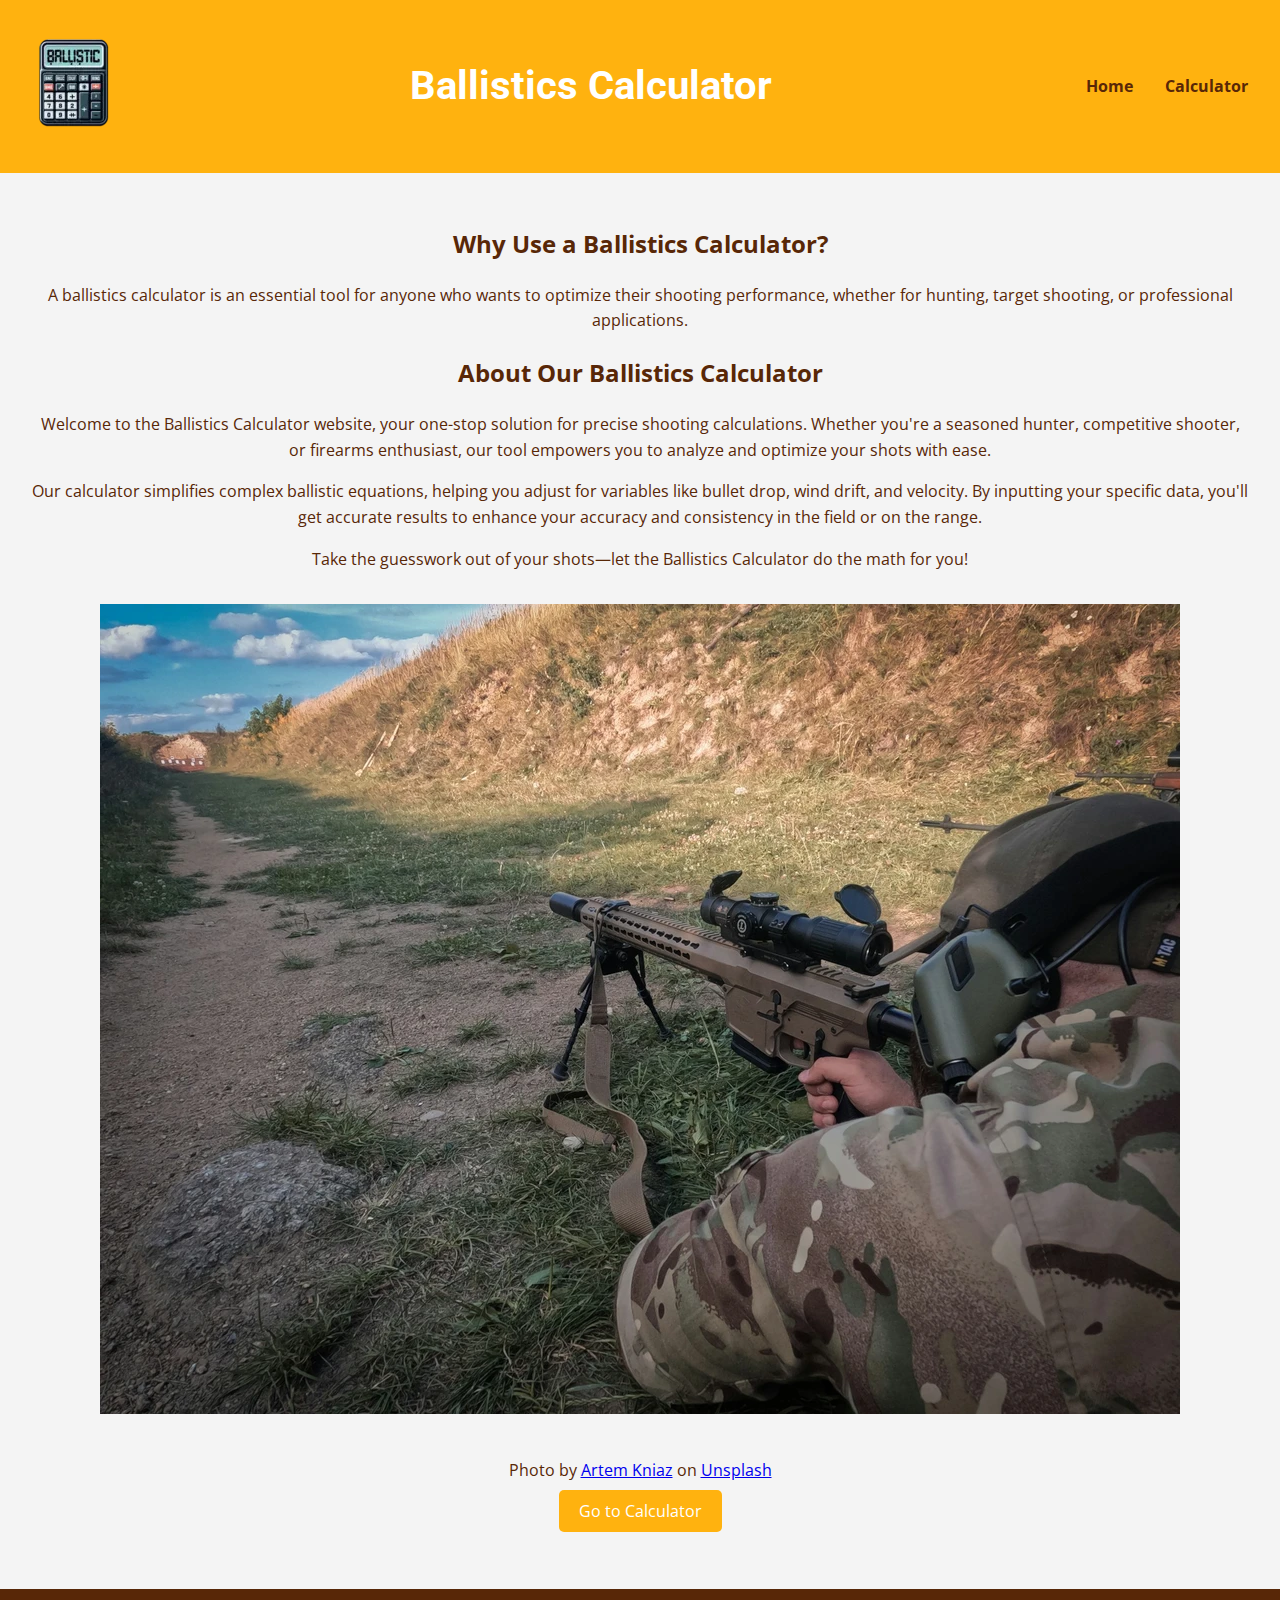
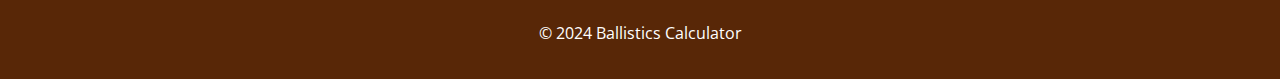
<file: ballistic_calculator/index.html>
<!DOCTYPE html>
<html lang="en">
<head>
    <meta charset="UTF-8">
    <meta name="viewport" content="width=device-width, initial-scale=1.0">
    <title>Ballistics Calculator</title>
    <link rel="stylesheet" href="styles/style.css">
</head>
<body>
    <header>
        <div class="header-container">
            <a id="logo_link" href="index.html">
                <img class="logo" src="images/designer.webp" alt="Ballistic Calculator Logo">
            </a>
            <h1>Ballistics Calculator</h1>
            <nav>
                <ul>
                    <li><a href="index.html">Home</a></li>
                    <li><a href="calculator.html">Calculator</a></li>
                </ul>
            </nav>
        </div>
    </header>
    
    <main>
        <section id="landing-page">
            <h2>Why Use a Ballistics Calculator?</h2>
            <p>
                A ballistics calculator is an essential tool for anyone who wants to optimize their shooting performance, whether for hunting, target shooting, or professional applications.
            </p>
            <h2>About Our Ballistics Calculator</h2>
            <p>
                Welcome to the Ballistics Calculator website, your one-stop solution for precise shooting calculations. Whether you're a seasoned hunter, competitive shooter, or firearms enthusiast, our tool empowers you to analyze and optimize your shots with ease.
            </p>
            <p>
                Our calculator simplifies complex ballistic equations, helping you adjust for variables like bullet drop, wind drift, and velocity. By inputting your specific data, you'll get accurate results to enhance your accuracy and consistency in the field or on the range.
            </p>
            <p>
                Take the guesswork out of your shots—let the Ballistics Calculator do the math for you!
            </p>
            <img src="images/artem-kniaz-496tk5m0RSM-unsplash.webp" alt="Image of a Precision Rifle Shooter">
            <p>Photo by <a href="https://unsplash.com/@artem_kniaz?utm_content=creditCopyText&utm_medium=referral&utm_source=unsplash">Artem Kniaz</a> on <a href="https://unsplash.com/photos/a-motorcycle-that-is-sitting-on-the-side-of-a-mountain-496tk5m0RSM?utm_content=creditCopyText&utm_medium=referral&utm_source=unsplash">Unsplash</a>
            </p>
            <a href="calculator.html" class="button">Go to Calculator</a>
        </section>
    </main>
    
    <footer>
        <p>&copy; 2024 Ballistics Calculator</p>
    </footer>
</body>
</html>
</file>
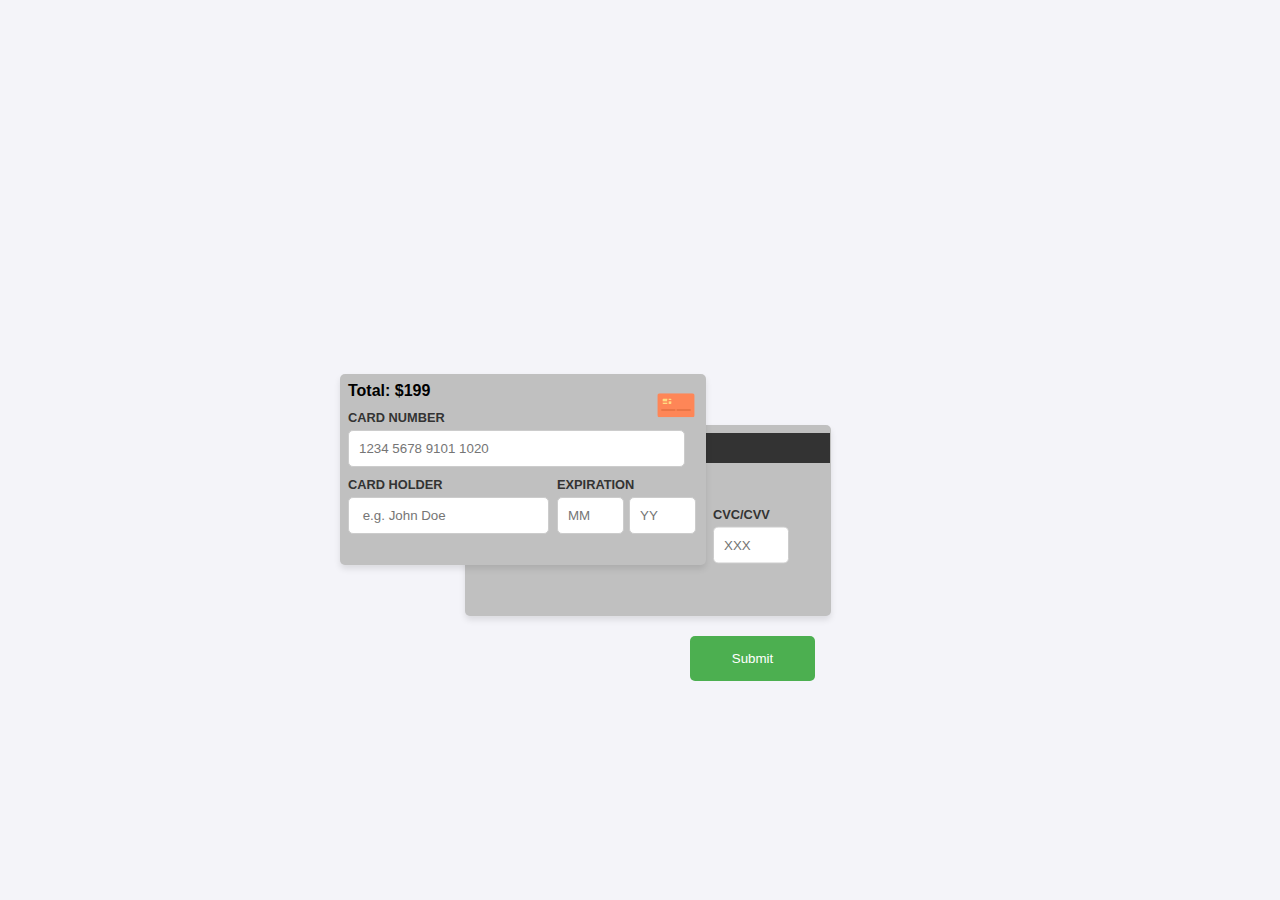
<file: credit_card/index.html>
<!DOCTYPE html>
<html lang="en">
<head>
    <meta charset="UTF-8">
    <meta name="viewport" content="width=device-width, initial-scale=1.0">
    <title>Credit Card Form</title>
    <link rel="stylesheet" href="style.css">
    <link rel="icon" href="favicon.png">
</head>
<body>


    <!-- Credit Card Form -->
    <form class="credit-card-form">
        <!-- Card Front -->
        <div class="card card-front">
            <div class="total-amount">Total: $199</div>
            <img class="card-logo" src="[data-uri]"
            height="40px"></img>
            
            <label for="card-number">CARD NUMBER</label>
            <input type="text" id="card-number" placeholder="1234 5678 9101 1020" required maxlength="19">
            
            <div class="card-details">
                <div>
                    <label for="card-name">CARD HOLDER</label>
                    <input type="text" id="card-name" placeholder=" e.g. John Doe" required>
                </div>
                <div>
                    <label for="card-expiration">EXPIRATION</label>
                    <div class="expiration-inputs">
                        <input type="text" id="card-expiration-month" placeholder="MM" maxlength="2" required>
                        <input type="text" id="card-expiration-year" placeholder="YY" maxlength="2" required>
                    </div>
                </div>
            </div>
        </div>

        <!-- Card Back -->
        <div class="card card-back">
            <div class="black-strip"></div>
            <div class="cvv-container">
                <label for="card-cvc">CVC/CVV</label>
            <input type="text" id="card-cvc" placeholder="XXX" required maxlength="3">
            </div>
        </div>

        <!-- Submit Button -->
        <button type="submit">Submit</button>
    </form>
</body>
</html>
</file>
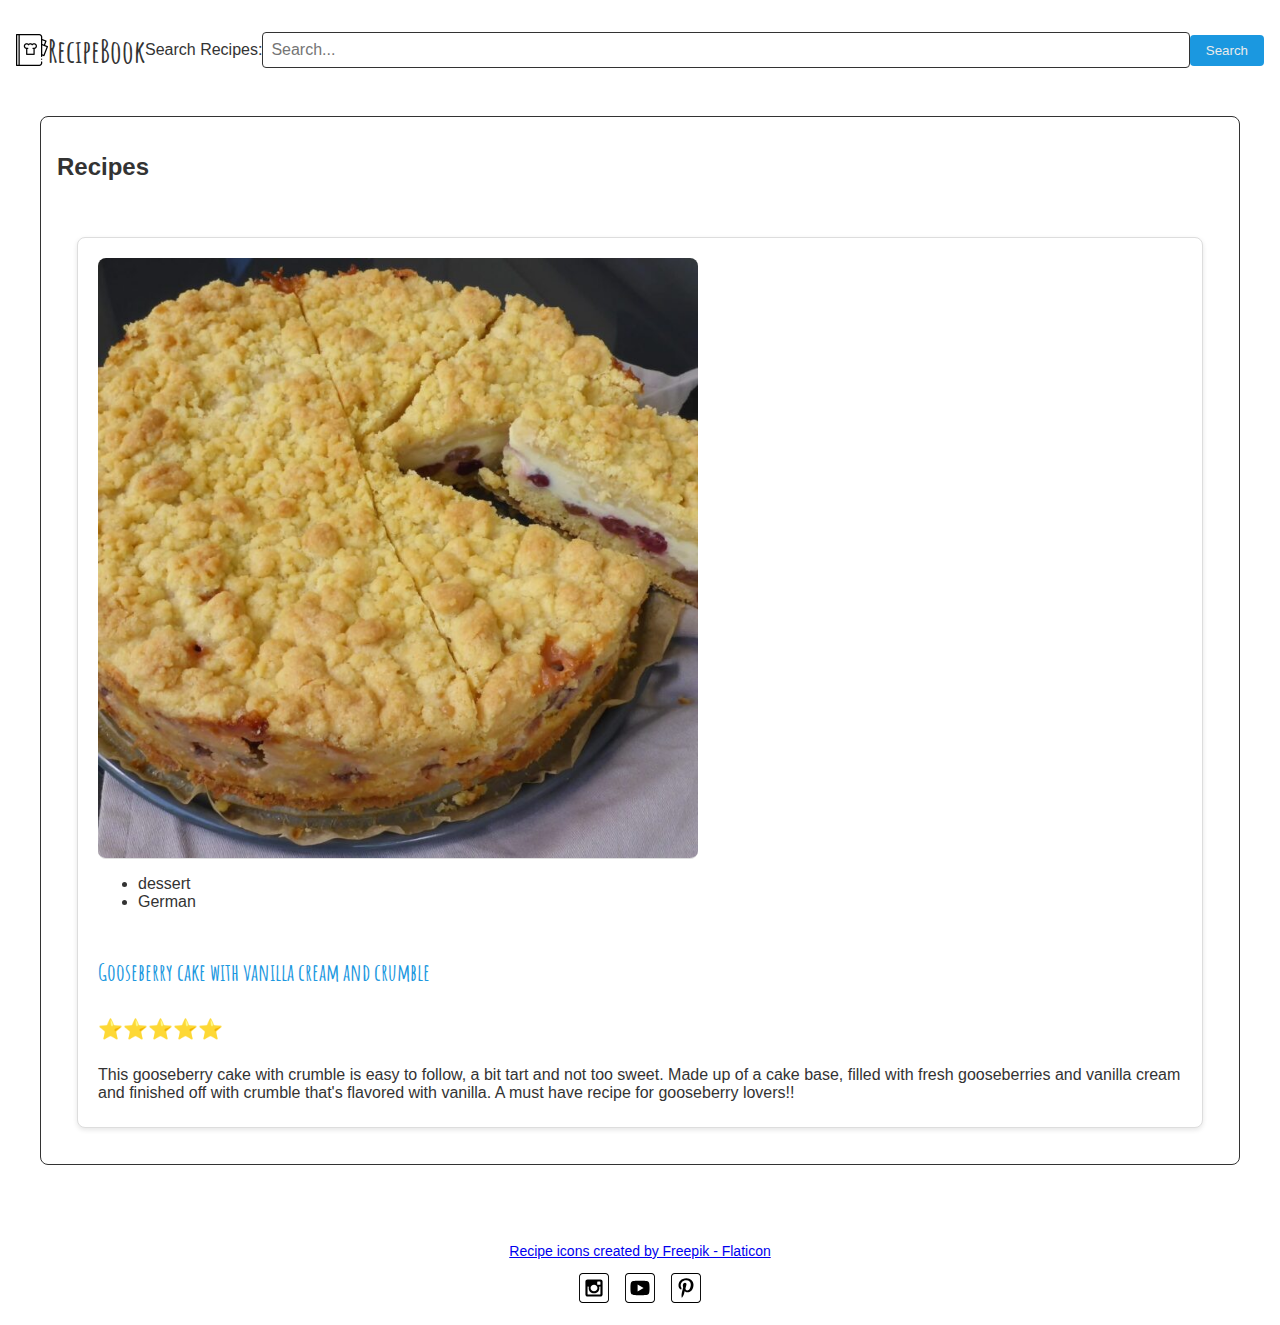
<file: recipes/index.html>
<!DOCTYPE html>
<html lang="en">
<head>
    <link rel="preload" href="https://fonts.googleapis.com/css2?family=Amatic+SC&display=swap" as="style">
    <link href="https://fonts.googleapis.com/css2?family=Amatic+SC&display=swap" rel="stylesheet">
    <link rel="preload" href="recipes.css" as="style">
    
    <meta charset="UTF-8">
    <meta name="viewport" content="width=device-width, initial-scale=1.0">
    <meta name="description" content="A collection of recipes for every taste">
    <meta property="og:title" content="Recipe Book">
    <meta property="og:type" content="website">
    <meta property="og:description" content="A collection of recipes for every taste">
    <meta property="og:image" content="images/recipe-book.png">
    <meta property="og:url" content="http://example.com/recipes">
    <meta name="twitter:card" content="summary_large_image">
    
    <link rel="stylesheet" href="recipes.css">
    
    <title>Recipe Book</title>
</head>
<body>
    <header>
        <img src="images/recipe-book.png" alt="Recipe Book Logo">
        <h1>RecipeBook</h1>
        <form role="search" id="search-form">
            <label for="search">Search Recipes:</label>
            <input type="text" id="search-input" name="search" placeholder="Search...">
            <button id="search-button">Search</button>
        </form>
    </header>
    <main>

        <section id="recipes-section">
            <h2>Recipes</h2>

            <div id="recipe-container">

            </div>
        </section>
    </main>
    <footer>
        <p>
            <a href="https://www.flaticon.com/free-icons/recipe" title="recipe icons">
                Recipe icons created by Freepik - Flaticon
            </a>
        </p>
        <div class="social">
            <a href="#"><img src="images/instagram_icon.svg" alt="Instagram"></a>
            <a href="#"><img src="images/youtube_icon.svg" alt="YouTube"></a>
            <a href="#"><img src="images/pinterest_icon.svg" alt="Pinterest"></a>
        </div>
    </footer>
    <script src="main.js" type="module" defer></script>
</body>
</html>
</file>
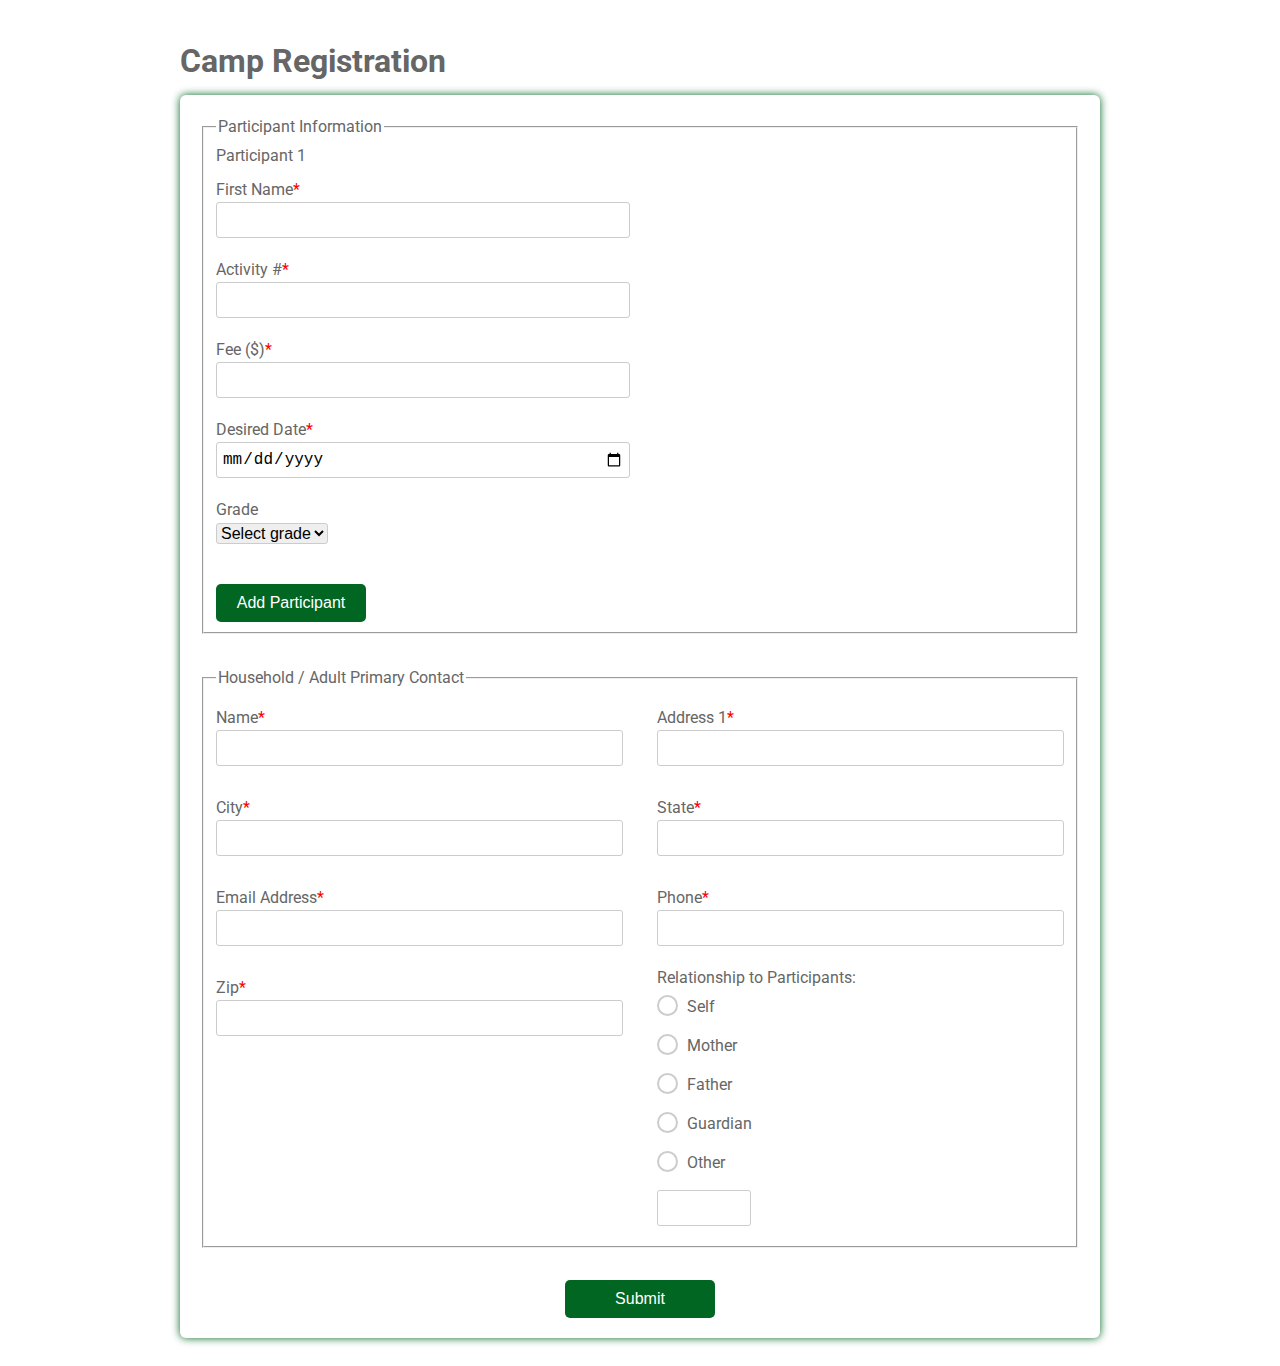
<file: register/index.html>
<!DOCTYPE html>
<html lang="en">
<head>
    <meta charset="UTF-8">
    <title>Camp Registration</title>
    <link href="https://fonts.googleapis.com/css?family=Roboto:300,400,500,700" rel="stylesheet" />
    <link rel="stylesheet" href="register.css" />
</head>
<body>
    <div class="testbox">
        <h1>Camp Registration</h1>
        <form id="registrationForm">
            <!-- Participants Section -->
            <fieldset class="participants">
                <legend>Participant Information</legend>
                <section class="participant1">
                    <p>Participant 1</p>
                    <div class="item">
                        <label for="fname1">First Name<span>*</span></label>
                        <input id="fname1" type="text" name="fname1" required />
                    </div>
                    <div class="item activities">
                        <label for="activity1">Activity #<span>*</span></label>
                        <input id="activity1" type="text" name="activity1" required />
                    </div>
                    <div class="item">
                        <label for="fee1">Fee ($)<span>*</span></label>
                        <input id="fee1" type="number" name="fee1" required />
                    </div>
                    <div class="item">
                        <label for="date1">Desired Date<span>*</span></label>
                        <input id="date1" type="date" name="date1" required />
                    </div>
                    <div class="item">
                        <p>Grade</p>
                        <select name="grade1" required>
                            <option value="" disabled selected>Select grade</option>
                            <option value="1">1st</option>
                            <option value="2">2nd</option>
                            <option value="3">3rd</option>
                            <option value="4">4th</option>
                            <option value="5">5th</option>
                            <option value="6">6th</option>
                            <option value="7">7th</option>
                            <option value="8">8th</option>
                            <option value="9">9th</option>
                            <option value="10">10th</option>
                            <option value="11">11th</option>
                            <option value="12">12th</option>
                        </select>
                    </div>
                </section>
                <button type="button" id="add">Add Participant</button>
            </fieldset>

        <fieldset>
          <legend>Household / Adult Primary Contact</legend>
          <div class="columns">
            <div class="item">
              <label for="adult_name">Name<span>*</span></label>
              <input id="adult_name" type="text" name="adult_name" />
            </div>

            <div class="item">
              <label for="address1">Address 1<span>*</span></label>
              <input id="address1" type="text" name="address1" />
            </div>

            <div class="item">
              <label for="city">City<span>*</span></label>
              <input id="city" type="text" name="city" />
            </div>
            <div class="item">
              <label for="state">State<span>*</span></label>
              <input id="state" type="text" name="state" />
            </div>
            <div class="item">
              <label for="eaddress">Email Address<span>*</span></label>
              <input id="eaddress" type="text" name="eaddress" />
            </div>
            <div class="item">
              <label for="phone">Phone<span>*</span></label>
              <input id="phone" type="tel" name="phone" />
            </div>
            <div class="item">
              <label for="zip">Zip<span>*</span></label>
              <input id="zip" type="text" name="zip" />
            </div>

            <div class="question">
              <label>Relationship to Participants:</label>
              <div class="question-answer">
                <div>
                  <input
                    type="radio"
                    value="self"
                    id="radio_3"
                    name="relationship"
                  />
                  <label for="radio_3" class="radio"><span>Self</span></label>
                </div>
                <div>
                  <input
                    type="radio"
                    value="mother"
                    id="radio_4"
                    name="relationship"
                  />
                  <label for="radio_4" class="radio"><span>Mother</span></label>
                </div>
                <div>
                  <input
                    type="radio"
                    value="father"
                    id="radio_5"
                    name="relationship"
                  />
                  <label for="radio_5" class="radio"><span>Father</span></label>
                </div>
                <div>
                  <input
                    type="radio"
                    value="guardian"
                    id="radio_6"
                    name="relationship"
                  />
                  <label for="radio_6" class="radio"
                    ><span>Guardian</span></label
                  >
                </div>
                <div>
                  <input
                    type="radio"
                    value="other"
                    id="radio_7"
                    name="relationship"
                  />
                  <label for="radio_7" class="radio"><span>Other</span></label>
                  <input type="text" />
                </div>
              </div>
            </div>
          </div>
        </fieldset>
        <div class="btn-block">
          <button type="submit" id="submitButton">Submit</button>
        </div>
      </form>
      <section id="summary"></section>
    </div>
    <script src="register.js"></script>
  </body>
</html>
</file>
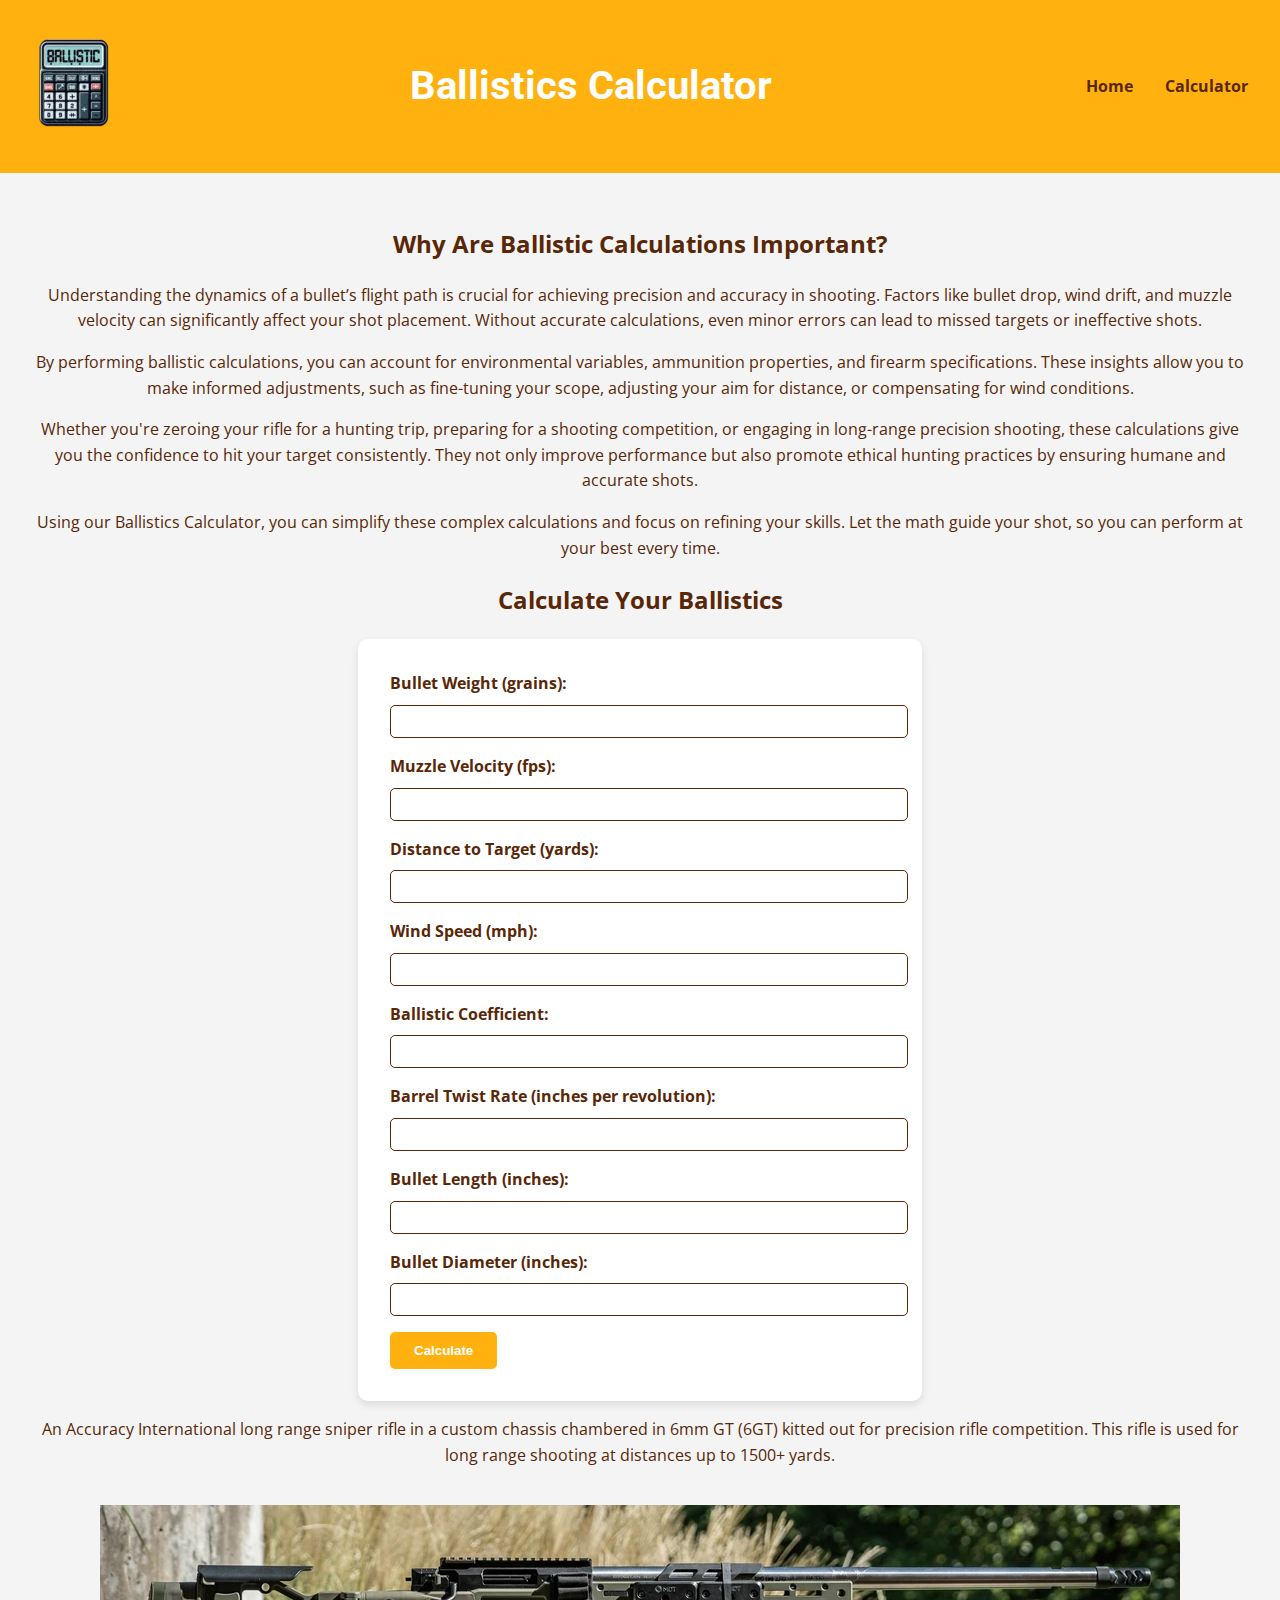
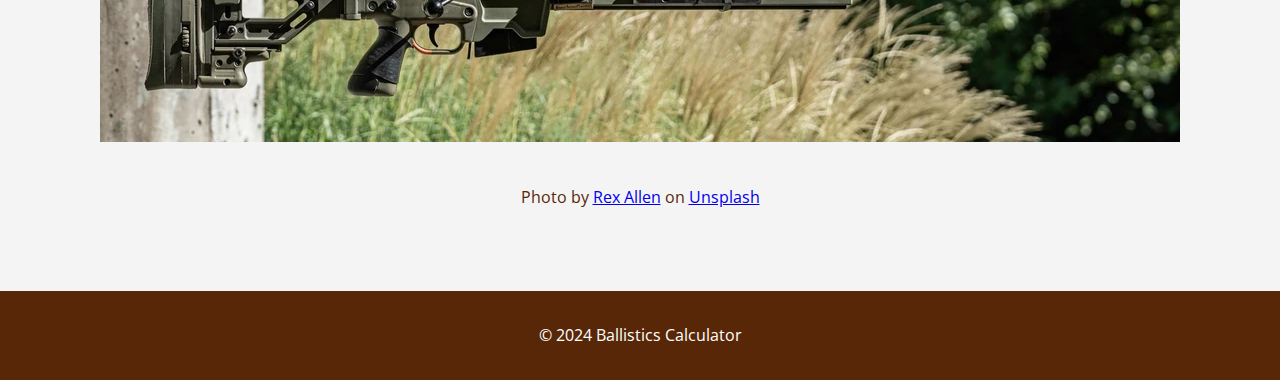
<file: ballistic_calculator/calculator.html>
<!DOCTYPE html>
<html lang="en">
<head>
    <link rel="preload" href="https://fonts.googleapis.com/css2?family=Alegreya:ital,wght@0,400..900;1,400..900&family=Alice&family=Roboto:ital,wght@0,100;0,300;0,400;0,500;0,700;0,900;1,100;1,300;1,400;1,500;1,700;1,900&display=swap" as="style">
    <link rel="preload" href="https://fonts.googleapis.com/css2?family=Alegreya:ital,wght@0,400..900;1,400..900&family=Alice&family=Open+Sans:ital,wght@0,300..800;1,300..800&family=Roboto:ital,wght@0,100;0,300;0,400;0,500;0,700;0,900;1,100;1,300;1,400;1,500;1,700;1,900&display=swap" as="style">
    <meta charset="UTF-8">
    <meta name="viewport" content="width=device-width, initial-scale=1.0">
    <title>Calculator</title>
    <link rel="stylesheet" href="styles/style.css">
</head>
<body>
    <header>
        <div class="header-container">
            <a id="logo_link" href="index.html">
                <img class="logo" src="images/designer.webp" alt="Ballistic Calculator Logo">
            </a>
            <h1>Ballistics Calculator</h1>
            <nav>
                <ul>
                    <li><a href="index.html">Home</a></li>
                    <li><a href="calculator.html">Calculator</a></li>
                </ul>
            </nav>
        </div>
    </header>

    <main>
        <h2>Why Are Ballistic Calculations Important?</h2>
    <p>
        Understanding the dynamics of a bullet’s flight path is crucial for achieving precision and accuracy in shooting. Factors like bullet drop, wind drift, and muzzle velocity can significantly affect your shot placement. Without accurate calculations, even minor errors can lead to missed targets or ineffective shots.
    </p>
    <p>
        By performing ballistic calculations, you can account for environmental variables, ammunition properties, and firearm specifications. These insights allow you to make informed adjustments, such as fine-tuning your scope, adjusting your aim for distance, or compensating for wind conditions.
    </p>
    <p>
        Whether you're zeroing your rifle for a hunting trip, preparing for a shooting competition, or engaging in long-range precision shooting, these calculations give you the confidence to hit your target consistently. They not only improve performance but also promote ethical hunting practices by ensuring humane and accurate shots.
    </p>
    <p>
        Using our Ballistics Calculator, you can simplify these complex calculations and focus on refining your skills. Let the math guide your shot, so you can perform at your best every time.
    </p>
        <section id="calculator">
            <h2>Calculate Your Ballistics</h2>
            <form id="ballistics-form">
                <label for="bullet-weight">Bullet Weight (grains):</label>
                <input type="number" id="bullet-weight" name="bullet-weight" step="any" required>

                <label for="muzzle-velocity">Muzzle Velocity (fps):</label>
                <input type="number" id="muzzle-velocity" name="muzzle-velocity" step="any" required>

                <label for="distance">Distance to Target (yards):</label>
                <input type="number" id="distance" name="distance" step="any" required>

                <label for="wind-speed">Wind Speed (mph):</label>
                <input type="number" id="wind-speed" name="wind-speed" step="any">

                <label for="ballistic-coefficient">Ballistic Coefficient:</label>
                <input type="number" id="ballistic-coefficient" name="ballistic-coefficient" step="any" required>

                <label for="barrel-twist-rate">Barrel Twist Rate (inches per revolution):</label>
                <input type="number" id="barrel-twist-rate" name="barrel-twist-rate" step="any" required>

                <label for="bullet-length">Bullet Length (inches):</label>
                <input type="number" id="bullet-length" name="bullet-length" step="any" required>

                <label for="bullet-diameter">Bullet Diameter (inches):</label>
                <input type="number" id="bullet-diameter" name="bullet-diameter" step="any" required>

                <button type="submit">Calculate</button>
 
            </form>
            <div id="results">
                <!-- Results will be displayed here dynamically -->
            </div>

            <p>An Accuracy International long range sniper rifle in a custom chassis chambered in 6mm GT (6GT) kitted out for precision rifle competition. This rifle is used for long range shooting at distances up to 1500+ yards.</p>      

            <img src="images/rex-allen-bf9h7pLKGo0-unsplash-edit.webp" alt="Image of am Accuracy International Precision Rifle chambered in 6 millimeter GT for precision rifle competitions">
            <p>Photo by <a href="https://unsplash.com/@stokeship?utm_content=creditCopyText&utm_medium=referral&utm_source=unsplash">Rex Allen</a> on <a href="https://unsplash.com/photos/a-rifle-mounted-to-a-wooden-post-in-front-of-tall-grass-bf9h7pLKGo0?utm_content=creditCopyText&utm_medium=referral&utm_source=unsplash">Unsplash</a>
            </p>
           
        </section>
    </main>

    <footer>
        <p>&copy; 2024 Ballistics Calculator</p>
    </footer>

    <script src="js/calculator.js" type="module"></script>
</body>
</html>
</file>
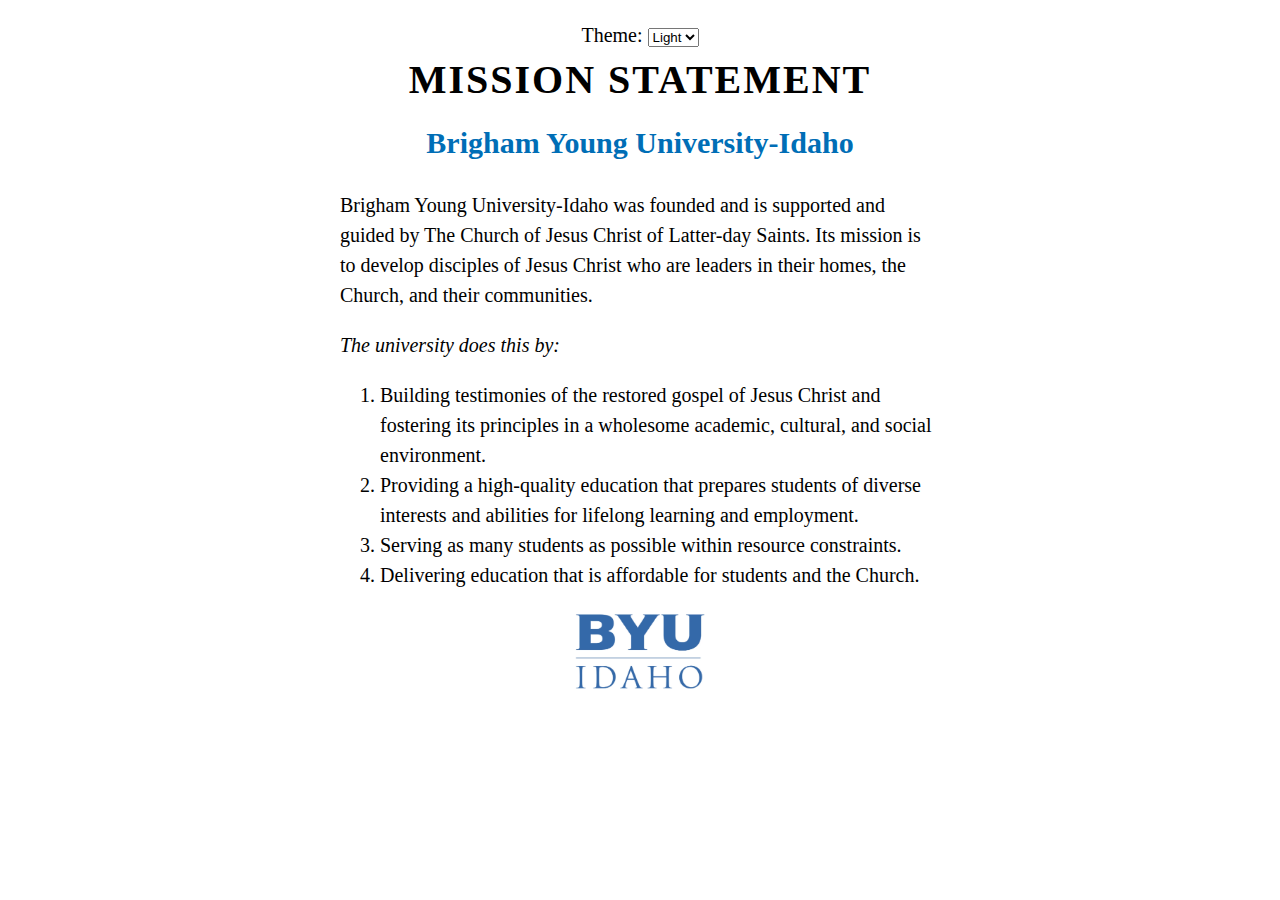
<file: byui/byui.html>
<!DOCTYPE html>

<html lang="en">
	<head>
		<meta charset="UTF-8" />
		<title>BYU-Idaho Mission Statement</title>
		<link rel="stylesheet" href="styles/style.css" />
	</head>
	<body>
		<label for="theme-selector">Theme:</label>
		<select id="theme-selector">
   		 	<option value="light">Light</option>
    		<option value="dark">Dark</option>
		</select>
		<div class="content">
			<header class="title">
				<h1>Mission Statement</h1>
				<h2>Brigham Young University-Idaho</h2>
			</header>
			<main>
				<p>
					Brigham Young University-Idaho was founded and is supported and guided
					by The Church of Jesus Christ of Latter-day Saints. Its mission is to
					develop disciples of Jesus Christ who are leaders in their homes, the
					Church, and their communities.
				</p>
				<p><em>The university does this by:</em></p>
				<ol class="does-list">
					<li>
						Building testimonies of the restored gospel of Jesus Christ and
						fostering its principles in a wholesome academic, cultural, and
						social environment.
					</li>
					<li>
						Providing a high-quality education that prepares students of diverse
						interests and abilities for lifelong learning and employment.
					</li>
					<li>
						Serving as many students as possible within resource constraints.
					</li>
					<li>
						Delivering education that is affordable for students and the Church.
					</li>
				</ol>
			</main>
			<footer>
				<img src="images/byui-logo_blue.webp" alt="BYUI logo" class="logo" />
			</footer>
		</div>
		<script src="mission.js" defer></script>
	</body>
</html>
</file>
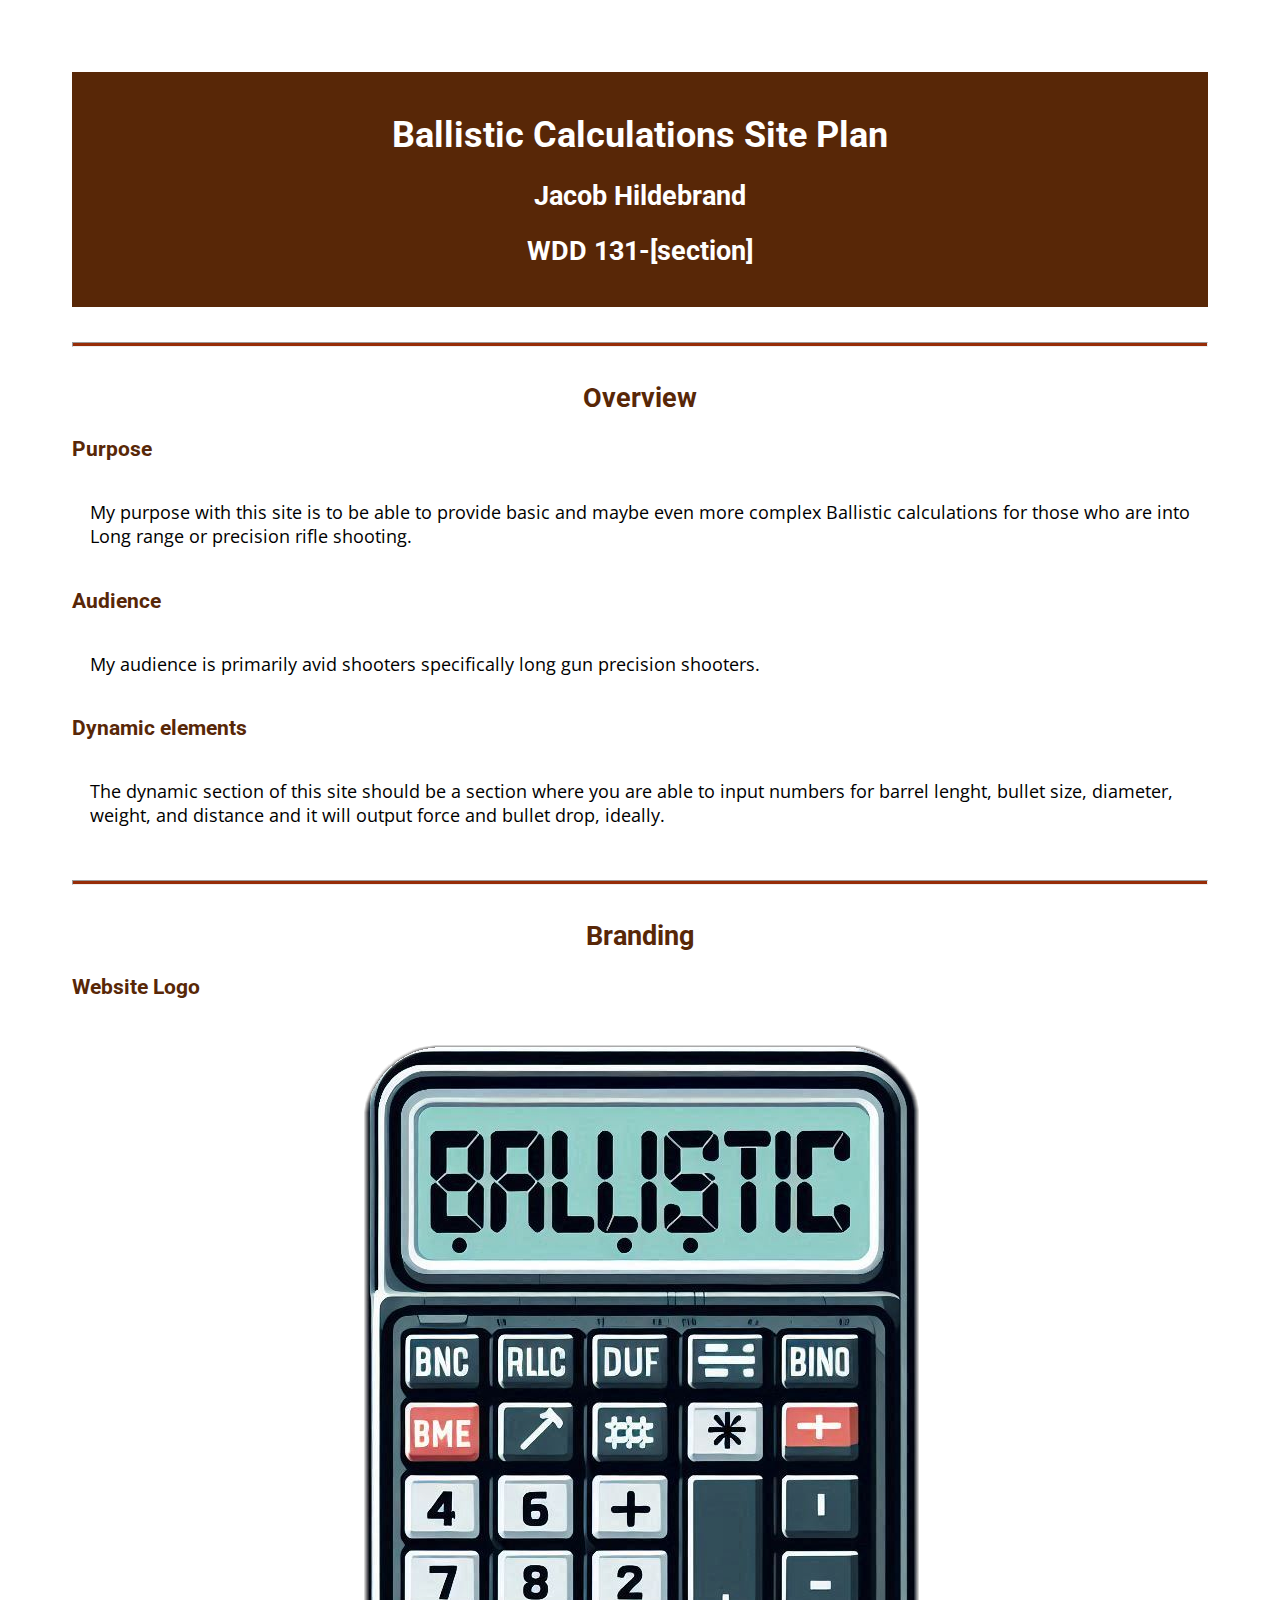
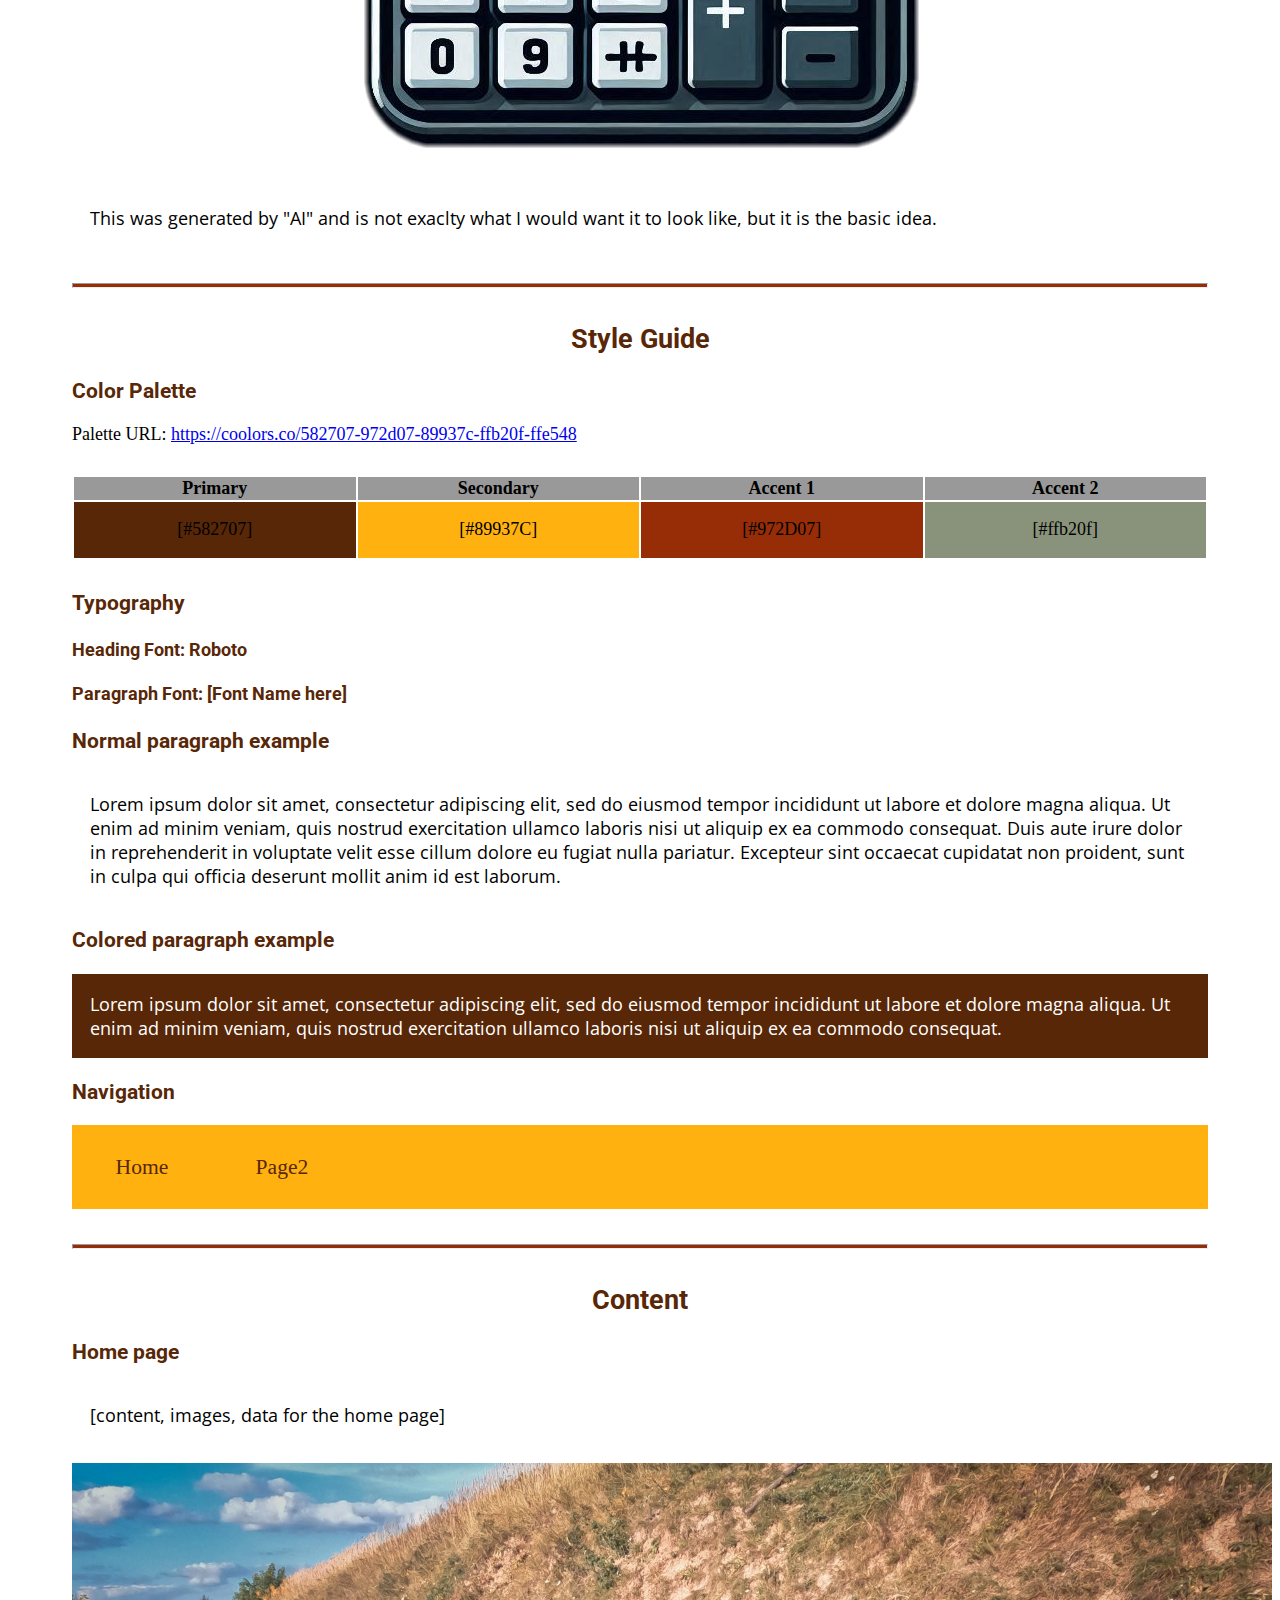
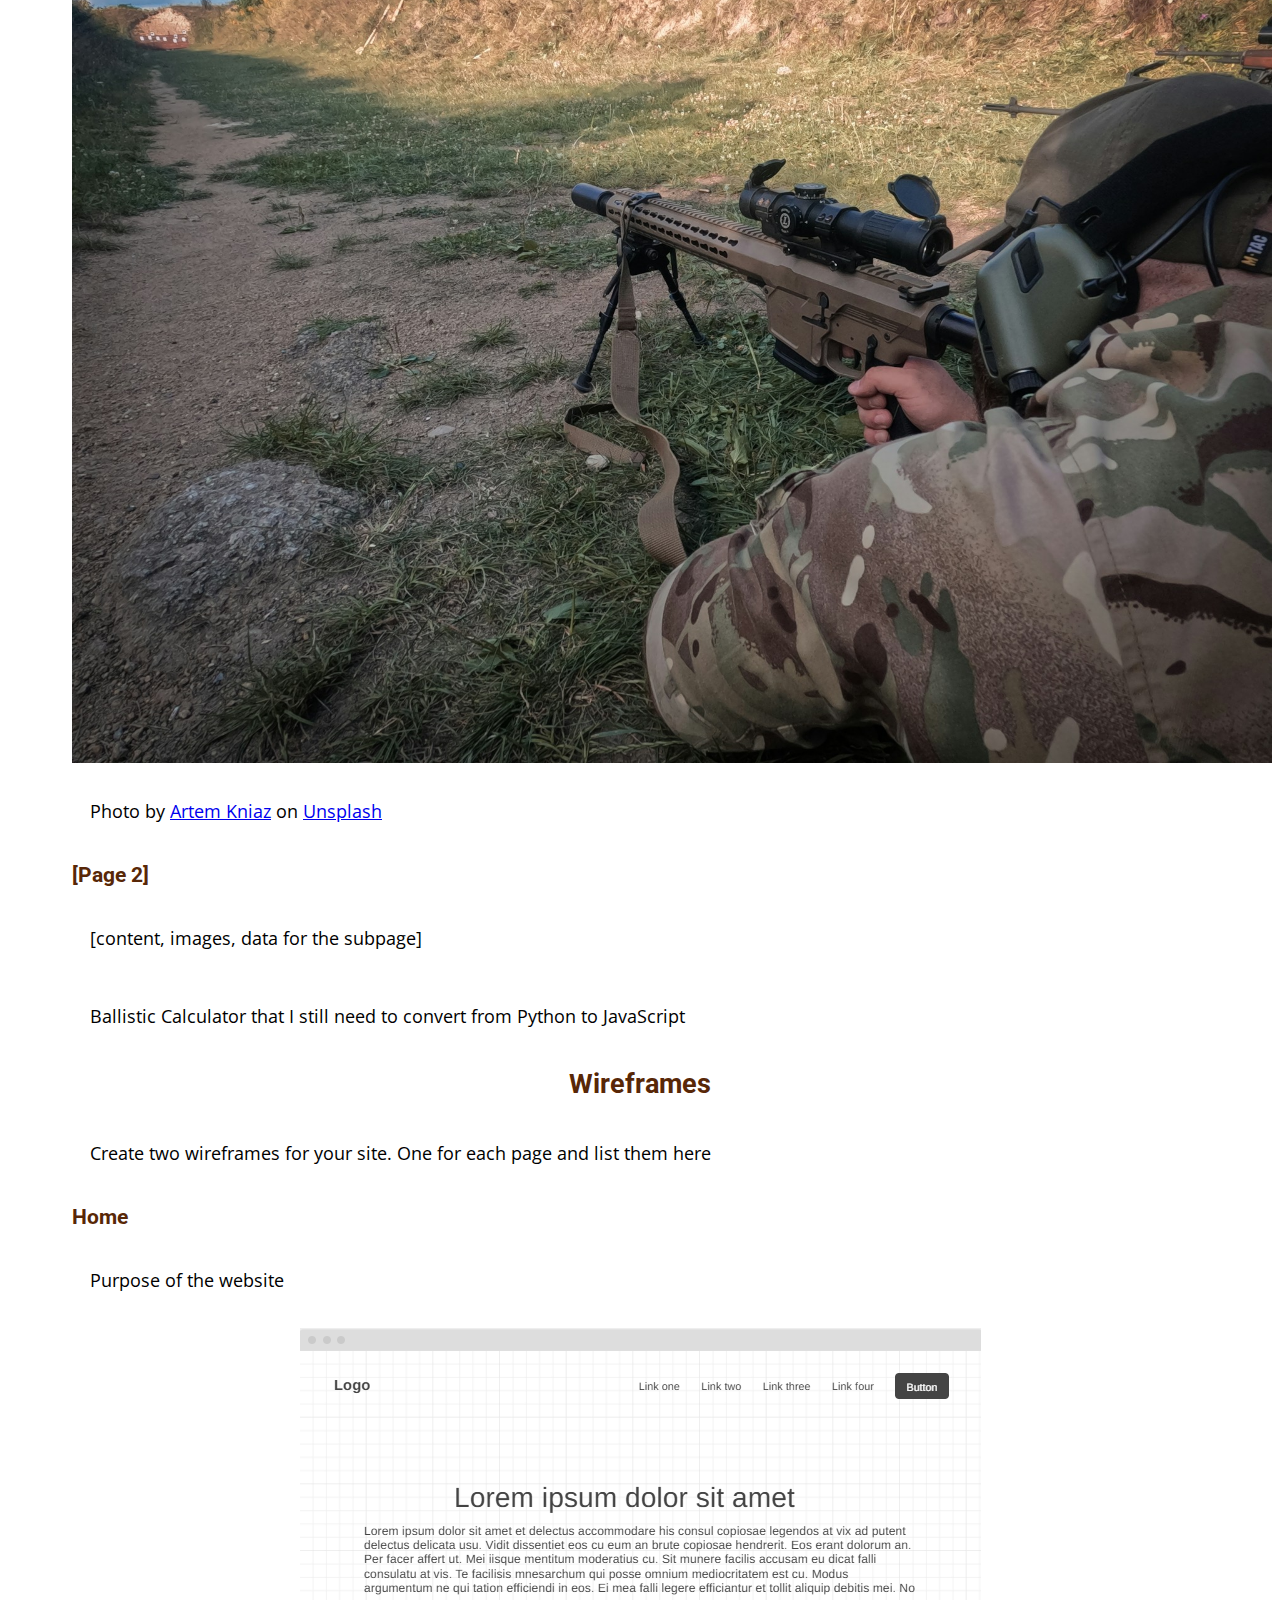
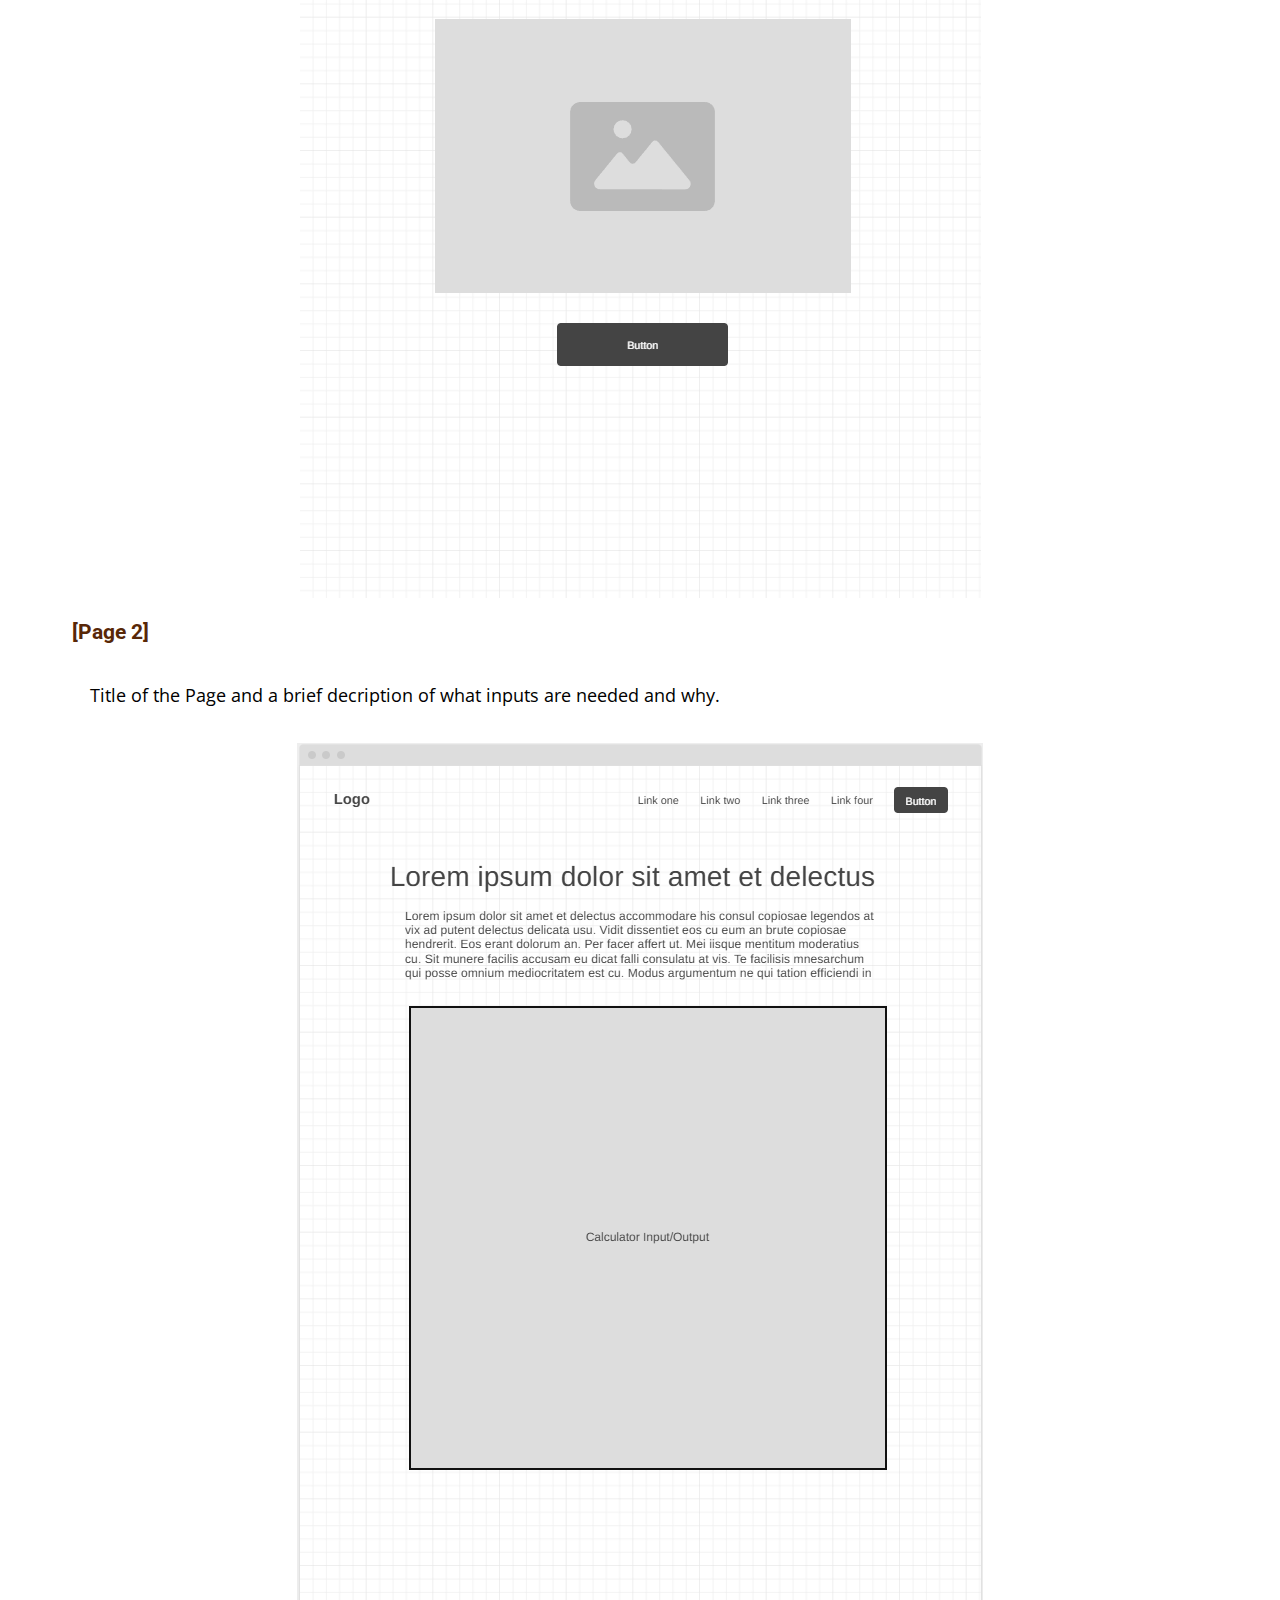
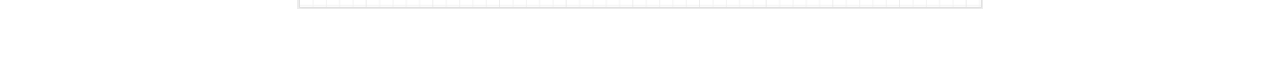
<file: PSP/site-plan.html>
<!DOCTYPE html>
<html lang="en-us">
	<head>
		<meta charset="utf-8" />
		<title>Site Plan</title>
		<link type="text/css" rel="stylesheet" href="style/site-plan.css" />
	</head>

	<body>
		<header>
			<h1>Ballistic Calculations Site Plan</h1>
			<h2>Jacob Hildebrand</h2>
			<h2>WDD 131-[section]</h2>
			<!-- In the header above, add the name or your site, your name and class number. For example if you are in section 3 you would put WDD 131.03 -->
		</header>
		<main>
			<!-- ------------------------Steps 2-3------------------------------ -->
			<hr />
			<h2>Overview</h2>
			<h3>Purpose</h3>
			<p>My purpose with this site is to be able to provide basic and maybe even more complex Ballistic calculations for those who are into Long range or precision rifle shooting.</p>
			<!-- change this -->

			<h3>Audience</h3>
			<p>My audience is primarily avid shooters specifically long gun precision shooters.</p>
			<!-- change this -->

			<h3>Dynamic elements</h3>
			<p>The dynamic section of this site should be a section where you are able to input numbers for barrel lenght, bullet size, diameter, weight, and distance and it will output force and bullet drop, ideally.</p>
			<!-- change this -->

			<hr />
			<h2>Branding</h2>
			<h3>Website Logo</h3>
			<!-- Replace this with some sort of logo for your site.  A logo can be as simple as the name of your site in a nice font :) -->
			<img src="images/designer.png" alt="Logo image" />
            <p>This was generated by "AI" and is not exaclty what I would want it to look like, but it is the basic idea.</p>
			<hr />
			<h2>Style Guide</h2>

			<!-- ------------------------Steps 4-8------------------------------ -->

			<h3>Color Palette</h3>
			<!--  The colors you choose for a website are one of the most important decisions you will make. Follow the instructions on the activity in iLearn then return and replace the color codes below with the hex color codes (the 6 digit numbers that show at the bottom of each color) for the colors you have chosen below.  You should have at least 2 colors but do not have to fill in all 4 if you do not need them.  -->

			<!-- Copy and paste the URL to your finished palette below Make sure to paste it into both spots -->
			Palette URL:
			<a
				href="https://coolors.co/582707-972d07-89937c-ffb20f-ffe548"
				target="_blank"
				>https://coolors.co/582707-972d07-89937c-ffb20f-ffe548</a
			>

			<table class="colors">
				<tbody>
					<tr>
						<th>Primary</th>
						<th>Secondary</th>
						<th>Accent 1</th>
						<th>Accent 2</th>
					</tr>
					<!-- Replace the numbers in the boxes below with your hex color codes. Then switch to the site-plan.css file and change your colors there as well. -->
					<tr>
						<td class="primary">[#582707]</td>
						<td class="secondary">[#89937C]</td>
						<td class="accent1">[#972D07]</td>
						<td class="accent2">[#ffb20f]</td>
					</tr>
				</tbody>
			</table>

			<!-- ------------------------Step 9------------------------------ -->

			<h3>Typography</h3>
			<!-- Choose a font for your paragraphs (body copy) and headlines. What font(s) have you chosen? Why did you choose what you did?  Make sure to review the list of web safe fonts at W3Schools.org as a starting point.  Think also about which of your colors above you might use for background and font colors. -->

			<h4>
				Heading Font: Roboto
				<!-- change this -->
			</h4>
			<h4>
				Paragraph Font: [Font Name here]
				<!-- change this -->
			</h4>
			<h3>Normal paragraph example</h3>
			<p>
				Lorem ipsum dolor sit amet, consectetur adipiscing elit, sed do eiusmod
				tempor incididunt ut labore et dolore magna aliqua. Ut enim ad minim
				veniam, quis nostrud exercitation ullamco laboris nisi ut aliquip ex ea
				commodo consequat. Duis aute irure dolor in reprehenderit in voluptate
				velit esse cillum dolore eu fugiat nulla pariatur. Excepteur sint
				occaecat cupidatat non proident, sunt in culpa qui officia deserunt
				mollit anim id est laborum.
			</p>
			<h3>Colored paragraph example</h3>
			<p class="colored">
				Lorem ipsum dolor sit amet, consectetur adipiscing elit, sed do eiusmod
				tempor incididunt ut labore et dolore magna aliqua. Ut enim ad minim
				veniam, quis nostrud exercitation ullamco laboris nisi ut aliquip ex ea
				commodo consequat.
			</p>

			<!-- ------------------------Step 10------------------------------ -->

			<h3>Navigation</h3>
			<!-- Think about how you want your navigation bar to look. In the site-plan.css file change the colors to your colors to get the look you desire. -->
			<nav>
				<a href="#">Home</a>
				<a href="#">Page2</a>

			</nav>
			<hr />

			<h2>Content</h2>
			<h3>Home page</h3>
			<p>[content, images, data for the home page]</p>
            <img src="images/artem-kniaz-496tk5m0RSM-unsplash.jpg" />
            <p>Photo by <a href="https://unsplash.com/@artem_kniaz?utm_content=creditCopyText&utm_medium=referral&utm_source=unsplash">Artem Kniaz</a> on <a href="https://unsplash.com/photos/a-motorcycle-that-is-sitting-on-the-side-of-a-mountain-496tk5m0RSM?utm_content=creditCopyText&utm_medium=referral&utm_source=unsplash">Unsplash</a>
            </p>
			<h3>[Page 2]</h3>
			<p>[content, images, data for the subpage]</p>
            <p>Ballistic Calculator that I still need to convert from Python to JavaScript</p>
			<h2>Wireframes</h2>
			<p>
				Create two wireframes for your site. One for each page and list them
				here
			</p>

			<h3>Home</h3>
			<p>
				Purpose of the website
			</p>
			<img src="images/landing-page.png" alt="home page wireframe" />

			<h3>[Page 2]</h3>
			<p>
				Title of the Page and a brief decription of what inputs are needed and why.
			</p>
			<img src="images/second-page.png" alt="page 2 wireframe" />
		</main>
	</body>
</html>
</file>
<file: ballistic_calculator/styles/style.css>
@import url('https://fonts.googleapis.com/css2?family=Alegreya:ital,wght@0,400..900;1,400..900&family=Alice&family=Roboto:ital,wght@0,100;0,300;0,400;0,500;0,700;0,900;1,100;1,300;1,400;1,500;1,700;1,900&display=swap');
@import url('https://fonts.googleapis.com/css2?family=Alegreya:ital,wght@0,400..900;1,400..900&family=Alice&family=Open+Sans:ital,wght@0,300..800;1,300..800&family=Roboto:ital,wght@0,100;0,300;0,400;0,500;0,700;0,900;1,100;1,300;1,400;1,500;1,700;1,900&display=swap');

:root {
  /* change the values below to your colors from your palette */
  --primary-color: #582707;
  --secondary-color: #ffb20f;
  --accent1-color: #972D07;
  --accent2-color: #89937C;

  /* change the values below to your chosen font(s) */
  --heading-font: "Roboto";
  --paragraph-font: Open Sans, Helvetica, sans-serif;

  /* these colors below should be chosen from among your palette colors above */
  --headline-color-on-white: var(
    --primary-color
  ); /* headlines on a white background */
  --headline-color-on-color: white; /* headlines on a colored background */
  --paragraph-color-on-white: var(
    --primary-color
  ); /* paragraph text on a white background */
  --paragraph-color-on-color: white; /* paragraph text on a colored background */
  --paragraph-background-color: var(--primary-color);
  --nav-link-color: var(--primary-color);
  --nav-background-color: var(--secondary-color);
  --nav-hover-link-color: white;
  --nav-hover-background-color: var(--primary-color);
}

body {
    font-family: var(--paragraph-font);
    color: var(--paragraph-color-on-white);
    background-color: #f4f4f4; /* Light background for contrast */
    margin: 0;
    padding: 0;
    line-height: 1.6;
    font-display: optional;
}

header {
    background-color: var(--nav-background-color);
    color: var(--headline-color-on-color);
    padding: 1rem 0;
    font-display: optional;
}

.header-container {
    display: flex;
    align-items: center;
    justify-content: space-between; 
    margin: 0 auto; 
    padding: 0 1rem; 
}

header img.logo {
    max-width: 75px; 
    height: auto;
    margin-right: auto;

}

header h1 {
    font-family: var(--heading-font);
    font-size: 2.5rem;
    text-align: center;
    flex-grow: 1; 
    text-align: center;
    margin: 0;
    font-display: optional;
}

nav {
    display: flex;
    align-items: center;
}

nav ul {
    display: flex;
    list-style: none;
    padding: 0;
    margin: 0;
}

nav ul li {
    margin: 0 1rem;
}

nav ul li a {
    text-decoration: none;
    color: var(--nav-link-color);
    font-weight: bold;
}

nav ul li a:hover {
    color: var(--nav-hover-link-color);
    background-color: var(--nav-hover-background-color);
    border-radius: 5px;
}

/* Main Content */
main {
    padding: 2rem;
    text-align: center;
}

section#landing-page img {
    width: 100%;
    max-width: 1080px;
    height: auto;
    margin-top: 1rem;
}

section#calculator form {
    display: flex;
    flex-direction: column;
    align-items: flex-start;
    max-width: 500px;
    margin: 0 auto;
    background-color: white;
    padding: 2rem;
    border-radius: 10px;
    box-shadow: 0 4px 8px rgba(0, 0, 0, 0.1);

}

section#calculator form label {
    margin-bottom: 0.5rem;
    font-weight: bold;

}

section#calculator form input {
    margin-bottom: 1rem;
    padding: 0.5rem;
    width: 100%;
    border: 1px solid var(--primary-color);
    border-radius: 5px;
}

section#calculator form button {
    padding: 0.7rem 1.5rem;
    border: none;
    background-color: var(--secondary-color);
    color: white;
    font-weight: bold;
    border-radius: 5px;
    cursor: pointer;

}

section#calculator form button:hover {
    background-color: var(--primary-color);
}

img {
    width: 100%;
    max-width: 1080px;
    height: auto;
    margin: 20px;
}

.button {
    margin-top: 20px;
    padding: 10px 20px;
    font-size: 16px;
    color: #fff;
    background-color: var(--secondary-color);
    border: none;
    border-radius: 5px;
    cursor: pointer;
    text-decoration: none;
}
.button:hover {
    background-color: var(--primary-color);
}

/* Footer */
footer {
    text-align: center;
    background-color: var(--primary-color);
    color: white;
    padding: 1rem 0;
    margin-top: 2rem;
    font-display: optional;
}

@media (max-width: 768px) {
    section#calculator form {
        padding: 1rem;
        max-width: 90%;
    }
    header h1 {
        font-size: 2rem;
    }
}
</file>
<file: credit_card/style.css>
/* Basic Styling */
body {
    font-family: Arial, sans-serif;
    display: flex;
    justify-content: center;
    align-items: center;
    height: 100vh;
    margin: 0;
    background-color: #f4f4f9;
}

.credit-card-form {
    display: grid;
    gap: 10px;
    width: 100%;
    max-width: 350px;
    margin: 0 auto;
    grid-template-areas:
        "front"
        "back"
        "button";
    position: relative;
}

.card {
    padding: 8px;
    border-radius: 5px;
    background-color: #e0e0e0;
    box-shadow: 0 4px 6px rgba(0, 0, 0, 0.1);
    position: relative;
}

.card-front {
    grid-area: front;
    z-index: 2;
    background-color: #c0c0c0;
    height: 175px;
    width: 100%;
    transform: translateY(100px) translateX(-125px);
}

.card-back {
    position: relative;
    background-color: #c0c0c0;
    margin-top: -50px;
    padding-top: 8px;
    width: 100%;
    height: 175px;
}

/* Position the CVV container on the right side */
.cvv-container {
    position: relative;
    width: 60px;
    transform: translateY(50%) translateX(400%); /* Center vertically */
}

.cvv-container label {
    display: block;
    margin-bottom: 10px;
    font-size: 0.9em;
}

.cvv-container input {
    width: 60px;
    padding: 5px;
    border-radius: 5px;
    border: 1px solid #ccc;
}

.card-logo {
    position: absolute;
    top: 10px;
    right: 10px;
    font-size: 1.5rem;
    color: #ff5722;
}

.total-amount {
    font-weight: bold;
    margin-bottom: 10px;
}

.card label {
    display: grid;
    font-size: 0.8rem;
    color: #333;
    font-weight: bold;
    margin-bottom: 5px;
}

.card input {
    width: 90%;
    align-items: center;
    padding: 10px;
    border: 1px solid #ccc;
    border-radius: 5px;
    margin-bottom: 10px;
}

/* Expiration Date Styling */
.card-details {
    display: flex;
    gap: 10px;
}

.expiration-inputs {
    display: flex;
    gap: 5px;
}

.expiration-inputs input {
    width: 45px;
}


/* Back Card Styling */
.black-strip {
    height: 30px;
    width: 102%;
    background-color: #333;
    margin-bottom: 10px;
}

/* Button Styling */
button {
    grid-area: button;
    position: absolute;
    bottom: -55px;
    right: 0;
    width: 125px;
    height: 45px;
    padding: 10px;
    background-color: #4caf50;
    color: #fff;
    border: none;
    border-radius: 5px;
    cursor: pointer;
    justify-self: right;
}
</file>
<file: recipes/recipes.css>
@import url("https://fonts.googleapis.com/css2?family=Amatic+SC&display=swap");

:root {
--primary-color: #1B98E0;
--secondary-color: #59c3c3;
--text-dark: #333;
--text-light: #ebebeb;
--primary-font: Arial, Helvetica,sans-serif;
--secondary-font: "Amatic SC";
}

body {
    font-family: var(--primary-font),  Arial, Helvetica, sans-serif ;
    color: var(--text-dark);
    margin: 0;
    padding: 0 1rem;}
    

img {
    display: flex;
    width: 100%;
    max-width: 600px;
    height: auto;
}

header {
    display: flex;
    align-items: center;
    justify-content: center;
}

button {
    background-color: var(--primary-color);
    color: var(--text-light);
    border: none;
    padding: 0.5rem 1rem;
    cursor: pointer;
}
button:hover {
    background-color: var(--secondary-color);
}

main, footer {
    padding: 1rem;
}

header img {
    max-width: 2rem;
    align-items: center;
    display: flex;
}

header h1 {
    font-family: var(--secondary-font);
    font-size: 2rem;
    display: flex;
    align-items: center;
    gap: 0.5rem;
}

form {
    flex-grow: 1;
    display: flex;
    align-items: center;
    margin-bottom: 2rem;
    margin-top: 2rem;
}

form input[type="text"] {
    flex-grow: 1;
    padding: 0.5rem;
    font-size: 1rem;
    border: 1px solid var(--text-dark);
    border-radius: 0.25rem;
}

form button {
    padding: 0.5rem 1rem;
    background-color: var(--primary-color);
    color: var(--text-light);
    border: none;
    border-radius: 0.25rem;
    cursor: pointer;
}

section {
    border: 1px solid var(--text-dark);
    border-radius: 0.5rem;
    padding: 1rem;
    margin-bottom: 1rem;
    display: flex;
    flex-direction: column;
    gap: 1rem;
}

section img {
    border-radius: 0.5rem;
}

.label {
    font-size: 0.875rem;
    font-weight: bold;
    text-transform: uppercase;
    background-color: var(--secondary-color);
    color: var(--text-light);
    padding: 0.25rem 0.5rem;
    border-radius: 0.25rem;
    display: inline-block;
}

section h3 a {
    font-size: 1.5rem;
    font-family: var(--secondary-font);
    color: var(--primary-color);
    text-decoration: none;
}

section h3 a:hover {
    text-decoration: underline;
}

#recipe-container {
    display: grid;
    grid-template-columns: repeat(auto-fit, minmax(300px, 1fr));
    gap: 20px;
    padding: 20px;
  }
  
  .recipe-card {
    background: #fff;
    border: 1px solid #ddd;
    border-radius: 8px;
    overflow: hidden;
    box-shadow: 0 2px 5px rgba(0, 0, 0, 0.1);
    padding: 20px;
  }

  .recipe-content {
    display: flex;
    flex-direction: column; /* Stacked layout by default */
    gap: 20px;
    }
  
  .recipe-card img {
    width: 100%;
    height: auto;
    border-bottom: 1px solid #ddd;
  }
  
  .recipe-card h3 {
    font-size: 1.5rem;
    margin: 10px 0;
    font-family: var(--secondary-font);
    color: #1B98E0;
    display: flex;
    flex-direction: column; /* Stacked layout by default */
    gap: 20px;
  }
  
  .recipe-card p {
    margin: 5px 0;
  }
  
  .ingredients, .instructions {
    padding-left: 20px;
  }

.rating span {
    font-size: 1.25rem;
    color: gold;
}

.description {
    display: none; /* Hidden on mobile */

}

footer {
    text-align: center;
    font-size: 0.875rem;
    height: 4rem;
    margin: 1rem;
}

.social img {
    width: 30px;
    height: 30px;
}

.social {
    display: flex;
    justify-content: center;
    gap: 1rem;
}

@media (min-width: 600px) {
    .description {
        display: block; /* Show descriptions on larger screens */
    }

    main {
        display: flex;
        flex-direction: row;
        gap: 1rem;
    }

    .recipe-card img {
        width: 100%;
        height: auto;

    }
    
}

@media (min-width: 960px) {
    main {
        max-width: 1200px;
        margin: 0 auto;
    }
    
}
</file>
<file: register/register.css>
* {
    box-sizing: border-box;
  }
  body {
    font-family: Roboto, Arial, sans-serif;
    font-size: 16px;
    color: #666;
    line-height: 22px;
  }

  div,
  form,
  input,
  select,
  textarea,
  label,
  p {
    padding: 0;
    margin: 0;
    outline: none;
    font-size: 16px;
    line-height: 24px;
  }

  .testbox {
    padding: 20px;
    max-width: 960px;
    margin: 0 auto;
  }
  form {
    padding: 20px;
    border-radius: 6px;
    background: #fff;
    box-shadow: 0 0 8px #006622;
  }
  fieldset {
    margin-bottom: 2em;
  }
  input,
  select,
  textarea {
    margin-bottom: 10px;
    border: 1px solid #ccc;
    border-radius: 3px;
  }
  input {
    width: 100%;
    padding: 5px;
  }
  input[type="checkbox"] {
    width: auto;
    margin-right: 1em;
  }
  input[type="date"] {
    padding: 4px 5px;
  }
  textarea {
    width: 100%;
    padding: 5px;
  }
  .item:hover p,
  .item:hover i,
  .question:hover p,
  .question label:hover,
  input:hover::placeholder {
    color: #006622;
  }
  .item input:hover,
  .item select:hover,
  .item textarea:hover {
    border: 1px solid transparent;
    box-shadow: 0 0 3px 0 #006622;
    color: #006622;
  }
  .item {
    position: relative;
    margin: 10px 0;
  }
  .item span {
    color: red;
  }


  .columns {
    display: flex;
    justify-content: space-between;
    flex-direction: row;
    flex-wrap: wrap;
  }
  .columns div {
    width: 48%;
  }

  /* Style checkbox and radio. To do this we have to hide the defaults then we create our own */
  input[type="radio"] {
    display: none;
  }
  label.radio {
    position: relative;
    display: inline-block;
    margin: 5px 20px 15px 0;
    cursor: pointer;
  }
  .question span {
    margin-left: 30px;
  }
  .question-answer label {
    display: block;
  }
  label.radio:before {
    content: "";
    position: absolute;
    left: 0;
    width: 17px;
    height: 17px;
    border-radius: 50%;
    border: 2px solid #ccc;
  }
  input[type="radio"]:checked + label:before,
  label.radio:hover:before {
    border: 2px solid #006622;
  }
  label.radio:after {
    content: "";
    position: absolute;
    top: 6px;
    left: 5px;
    width: 8px;
    height: 4px;
    border: 3px solid #006622;
    border-top: none;
    border-right: none;
    transform: rotate(-45deg);
    opacity: 0;
  }
  input[type="radio"]:checked + label:after {
    opacity: 1;
  }
  /* end style checkbox and radio */
  .btn-block {
    margin-top: 10px;
    text-align: center;
  }
  button {
    width: 150px;
    padding: 10px;
    border: none;
    border-radius: 5px;
    background: #006622;
    font-size: 16px;
    color: #fff;
    cursor: pointer;
  }
  button:hover {
    background: #00b33c;
  }

  .participants {
    display: grid;
    grid-template-columns: 1fr 1fr;
    gap: 20px;
}

.participants > button {
    grid-column: 1 / -1; 
}

  @media (max-width: 568px) {
    .columns div {
      width: 100%;
    }
  }
</file>
<file: byui/styles/style.css>
body {
    font-family: 'Times New Roman', serif;
    font-size: 20px;
    line-height: 1.5;
    margin: 0;
    padding: 20px;
    text-align: center; /* Center main titles */
    background-color: white;
    color: black;
}

header h1 {
    margin: 0;
    letter-spacing: 2px; /* Adjust spacing for title */
    text-transform: uppercase; /* Make title uppercase */
}

header h2 {
    color: #006EB6; /* Subtitle color */
    margin-top: 10px;
}
body.dark {
    background-color: #333;
    color: white; /* Dark theme styles */
}

body.dark h2 {
    color: #4F9ACF;/* Lighter blue for better contrast on dark background */
}

main {
    max-width: 600px;
    margin: 0 auto; /* Center the main content */
    text-align: left; /* Left-align paragraphs */
}

h3 {
    margin-top: 20px; /* Spacing above subheading */
}

ul {
    list-style-type: none; /* Remove bullets */
    padding: 0; /* Remove default padding */
}

footer {
    margin-top: 20px; /* Space above footer */
}

.logo {
    width: 150px; /* Resize logo */
}
</file>
<file: PSP/style/site-plan.css>
/* if you are using any Google fonts change the font names below to your fonts. 
Any spaces in your font name should be replaced with a +. 
Fonts are separated by a | */

@import url('https://fonts.googleapis.com/css2?family=Alegreya:ital,wght@0,400..900;1,400..900&family=Alice&family=Roboto:ital,wght@0,100;0,300;0,400;0,500;0,700;0,900;1,100;1,300;1,400;1,500;1,700;1,900&display=swap');
@import url('https://fonts.googleapis.com/css2?family=Alegreya:ital,wght@0,400..900;1,400..900&family=Alice&family=Open+Sans:ital,wght@0,300..800;1,300..800&family=Roboto:ital,wght@0,100;0,300;0,400;0,500;0,700;0,900;1,100;1,300;1,400;1,500;1,700;1,900&display=swap');

:root {
  /* change the values below to your colors from your palette */
  --primary-color: #582707;
  --secondary-color: #ffb20f;
  --accent1-color: #972D07;
  --accent2-color: #89937C;

  /* change the values below to your chosen font(s) */
  --heading-font: "Roboto";
  --paragraph-font: Open Sans, Helvetica, sans-serif;

  /* these colors below should be chosen from among your palette colors above */
  --headline-color-on-white: var(
    --primary-color
  ); /* headlines on a white background */
  --headline-color-on-color: white; /* headlines on a colored background */
  --paragraph-color-on-white: var(
    --primary-color
  ); /* paragraph text on a white background */
  --paragraph-color-on-color: white; /* paragraph text on a colored background */
  --paragraph-background-color: var(--primary-color);
  --nav-link-color: var(--primary-color);
  --nav-background-color: var(--secondary-color);
  --nav-hover-link-color: white;
  --nav-hover-background-color: var(--primary-color);
}

/*  Look around below...but DON'T CHANGE ANYTHING! */

body {
  max-width: 1200px;
  margin: 0 auto;
  padding: 4em;
  font-size: 18px;
}
img {
  display: block;
  margin: 0 auto;
  max-width: 1200px;
}
h1,
h2,
h3,
h4,
h5,
h6 {
  font-family: var(--heading-font);
  color: var(--headline-color-on-white);
}
h2 {
  text-align: center;
}
hr {
  height: 3px;
  margin: 35px 0;
  background: var(--accent1-color);
}
header {
  padding: 1em;
  text-align: center;
  color: var(--paragraph-color-on-color);
  background-color: var(--paragraph-background-color);
}
header > h1,
header > h2 {
  color: var(--headline-color-on-color);
}

p {
  font-family: var(--paragraph-font);
  color: var(--paragraph-color);
  padding: 1em;
}
.colors {
  width: 100%;
  min-width: 350px;
  margin: 30px auto;
  text-align: center;
}
.colors th {
  background-color: #999;
}
.colors td {
  width: 25%;
  height: 3em;
}

.primary {
  background-color: var(--primary-color);
}
.secondary {
  background-color: var(--secondary-color);
}
.accent1 {
  background-color: var(--accent1-color);
}
.accent2 {
  background-color: var(--accent2-color);
}

p.colored {
  background-color: var(--paragraph-background-color);
  color: var(--paragraph-color-on-color);
}

nav {
  background-color: var(--nav-background-color);
  line-height: 3em;
  text-align: center;
  font-size: 1.2em;
}
nav {
  list-style-type: none;
  display: flex;
}
nav a {
  padding: 1em;
  min-width: 120px;
  text-decoration: none;
  padding: 10px;
}
nav a:link,
nav a:visited {
  color: var(--nav-link-color);
}
nav a:hover {
  color: var(--nav-hover-link-color);
  background-color: var(--nav-hover-background-color);
}

.sitemap {
  display: grid;
  justify-content: center;

  grid-template-columns: repeat(6, 15%);
  grid-template-rows: 3em 1.5em 1.5em 3em;
  grid-template-areas:
    ". . home home . ."
    ". . . top . ."
    ". left left right right ."
    "page2 page2 . . page3 page3";
}
.sitemap > div {
  text-align: center;
}
.sm-home {
  grid-area: home;
  background-color: #ccc;
  line-height: 3em;
}
.sm-page2 {
  grid-area: page2;
  background-color: #ccc;
  line-height: 3em;
}
.sm-page3 {
  grid-area: page3;
  background-color: #ccc;
  line-height: 3em;
}

.top {
  grid-area: top;
  border-left: 1px solid;
}

.left {
  grid-area: left;
  border-top: 1px solid;
  border-left: 1px solid;
}

.right {
  grid-area: right;
  border-top: 1px solid;
  border-right: 1px solid;
}
</file>
